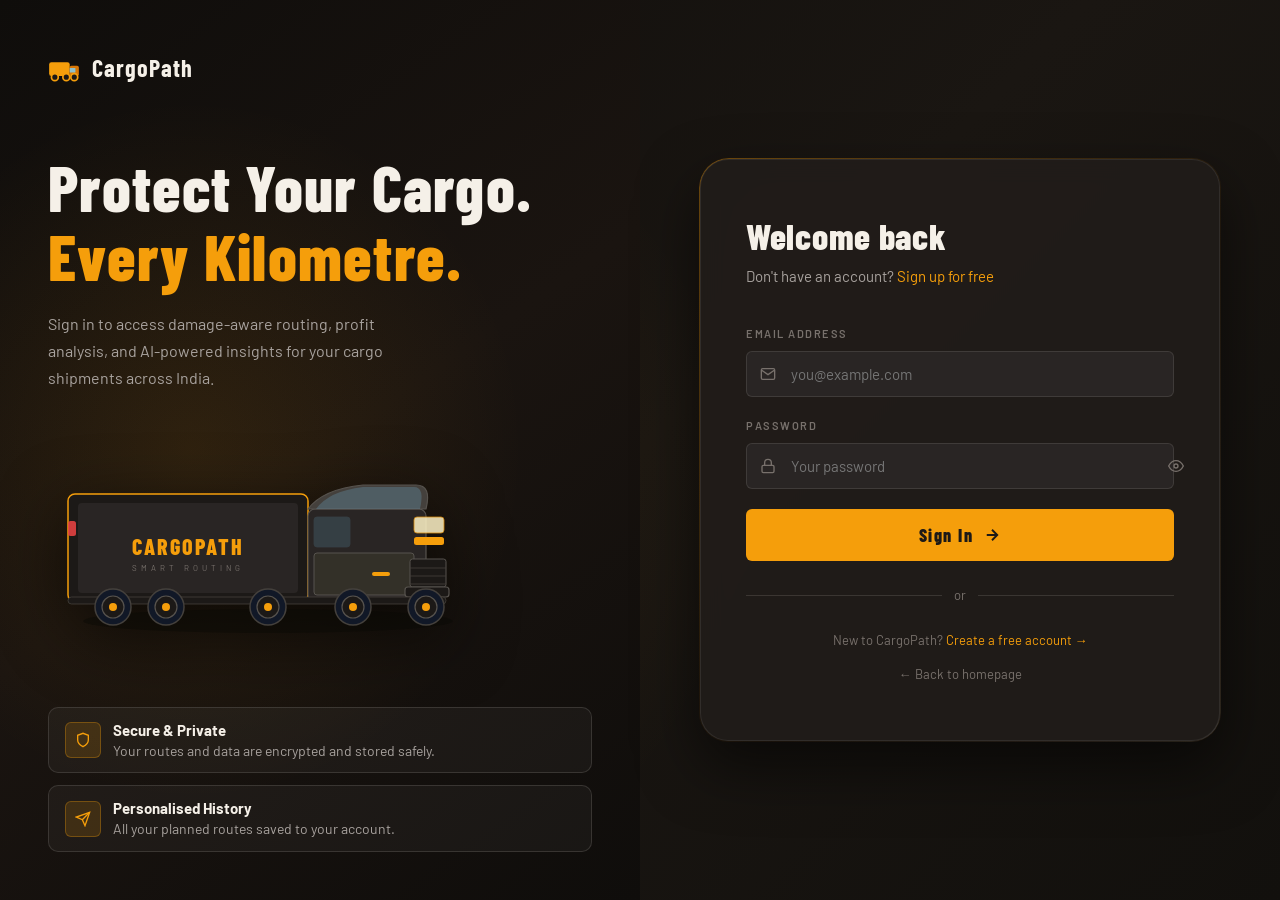
<file: templates/signiin.html>
<!DOCTYPE html>
<html lang="en">
<head>
<meta charset="UTF-8">
<meta name="viewport" content="width=device-width, initial-scale=1.0">
<title>Sign In — CargoPath</title>
<link rel="preconnect" href="https://fonts.googleapis.com">
<link href="https://fonts.googleapis.com/css2?family=Barlow+Condensed:wght@400;600;700;800&family=Barlow:wght@300;400;500;600&display=swap" rel="stylesheet">
<link rel="stylesheet" href="/static/style.css">
<style>
.auth-page {
  min-height: 100vh;
  display: grid;
  grid-template-columns: 1fr 1fr;
  background: var(--bg-900);
}

/* LEFT PANEL — branding */
.auth-left {
  position: relative;
  overflow: hidden;
  background: linear-gradient(145deg, #0f0d0b 0%, #1a1410 50%, #0f0d0b 100%);
  display: flex;
  flex-direction: column;
  justify-content: space-between;
  padding: 48px;
}
.auth-left::before {
  content: '';
  position: absolute; inset: 0;
  background: radial-gradient(ellipse 80% 60% at 30% 50%,
    rgba(245,158,11,0.10) 0%, transparent 65%);
}
.auth-left-content { position: relative; z-index: 1; }
.auth-brand {
  display: flex; align-items: center; gap: 12px;
  font-family: 'Barlow Condensed', sans-serif;
  font-size: 24px; font-weight: 700; letter-spacing: 1px;
  color: var(--text-primary); margin-bottom: 64px;
  text-decoration: none;
}
.auth-headline {
  font-family: 'Barlow Condensed', sans-serif;
  font-size: clamp(42px, 5vw, 64px);
  font-weight: 800; line-height: 1.08;
  color: var(--text-primary);
  margin-bottom: 20px;
}
.auth-headline span { color: var(--amber); display: block; }
.auth-sub {
  font-size: 16px; color: var(--text-secondary);
  line-height: 1.7; max-width: 380px;
}

/* Animated truck on auth left */
.auth-truck-wrap {
  position: relative; z-index: 1; margin-top: 48px;
  filter: drop-shadow(0 16px 32px rgba(0,0,0,0.6));
}
.auth-truck-wrap svg { width: 100%; max-width: 440px; }

/* Feature chips */
.auth-chips {
  position: relative; z-index: 1;
  display: flex; flex-direction: column; gap: 12px;
}
.auth-chip {
  display: flex; align-items: center; gap: 12px;
  background: rgba(255,255,255,0.04);
  border: 1px solid var(--border);
  border-radius: var(--radius-md);
  padding: 12px 16px;
}
.auth-chip-icon {
  width: 36px; height: 36px; border-radius: var(--radius-sm);
  background: var(--amber-glow); border: 1px solid var(--border-amber);
  display: flex; align-items: center; justify-content: center;
  color: var(--amber); flex-shrink: 0;
}
.auth-chip-text { font-size: 14px; color: var(--text-secondary); line-height: 1.4; }
.auth-chip-text strong { display: block; color: var(--text-primary); font-size: 15px; }

/* RIGHT PANEL — form */
/* RIGHT SIDE */
.auth-right{
    display:flex;
    justify-content:center;
    align-items:center;
    padding:60px;
    background:transparent;   /* remove the half-screen background */
}
/* Floating Login Card */
.auth-form-wrap{
    width:100%;
    max-width:520px;

    background:rgba(33,29,25,0.92);
    backdrop-filter:blur(12px);

    border:1px solid rgba(255,255,255,0.08);
    border-radius:28px;

    padding:55px 45px;

    box-shadow:
        0 25px 60px rgba(0,0,0,.55),
        0 0 0 1px rgba(245,158,11,.08);

    position:relative;
}
.auth-form-wrap::before{
    content:"";
    position:absolute;
    inset:-2px;
    border-radius:30px;
    padding:1px;
    background:linear-gradient(
        135deg,
        rgba(245,158,11,.35),
        transparent,
        rgba(255,255,255,.08)
    );

    -webkit-mask:
        linear-gradient(#fff 0 0) content-box,
        linear-gradient(#fff 0 0);

    -webkit-mask-composite:xor;
    mask-composite:exclude;

    pointer-events:none;
}
.auth-form-header { margin-bottom: 36px; }
.auth-form-header h1 {
  font-size: 36px; font-weight: 800; margin-bottom: 8px;
}
.auth-form-header p { font-size: 15px; color: var(--text-secondary); }
.auth-form-header p a { color: var(--amber); }
.auth-form-header p a:hover { text-decoration: underline; }

/* Form fields */
.auth-field { margin-bottom: 20px; }
.auth-label {
  display: block;
  font-size: 11px; font-weight: 600;
  letter-spacing: 1.5px; text-transform: uppercase;
  color: var(--text-muted); margin-bottom: 8px;
}
.auth-input-wrap { position: relative; }
.auth-input-wrap svg {
  position: absolute; left: 14px; top: 50%;
  transform: translateY(-50%);
  color: var(--text-muted); pointer-events: none;
}
.auth-input {
  width: 100%;
  background: var(--bg-700);
  border: 1px solid var(--border);
  border-radius: var(--radius-sm);
  color: var(--text-primary);
  font-family: 'Barlow', sans-serif;
  font-size: 15px;
  padding: 13px 14px 13px 44px;
  outline: none;
  transition: border-color 0.2s, box-shadow 0.2s;
}
.auth-input:focus {
  border-color: var(--amber);
  box-shadow: 0 0 0 3px var(--amber-glow);
}
.auth-input.no-icon { padding-left: 14px; }

/* Password toggle */
.pw-toggle {
  position: absolute; right: 12px; top: 50%;
  transform: translateY(-50%);
  background: none; border: none;
  color: var(--text-muted); cursor: pointer;
  padding: 4px;
  transition: color 0.2s;
}
.pw-toggle:hover { color: var(--amber); }

/* Error alert */
.auth-error {
  background: rgba(252,165,165,0.12);
  border: 1px solid rgba(252,165,165,0.35);
  border-radius: var(--radius-sm);
  color: var(--red);
  font-size: 14px;
  padding: 12px 16px;
  margin-bottom: 20px;
  display: none;
  align-items: center;
  gap: 10px;
}
.auth-error.visible { display: flex; }

/* Submit button */
.auth-submit {
  width: 100%;
  background: var(--amber);
  color: #1C1917;
  font-family: 'Barlow Condensed', sans-serif;
  font-size: 18px; font-weight: 800; letter-spacing: 1.5px;
  padding: 15px;
  border: none; border-radius: var(--radius-sm);
  cursor: pointer;
  transition: all 0.2s;
  display: flex; align-items: center; justify-content: center; gap: 10px;
  margin-top: 8px;
}
.auth-submit:hover { background: var(--amber-light); transform: translateY(-1px); }
.auth-submit:active { transform: translateY(0); }
.auth-submit:disabled { opacity: 0.55; cursor: not-allowed; transform: none; }
.auth-page{
    min-height:100vh;
    display:grid;
    grid-template-columns:1fr 1fr;

    background:
        radial-gradient(circle at 25% 55%, rgba(245,158,11,.08), transparent 40%),
        linear-gradient(135deg,#0f0d0b,#1a1612,#12100d);
}

.auth-divider {
  display: flex; align-items: center; gap: 12px;
  margin: 24px 0; color: var(--text-muted); font-size: 13px;
}
.auth-divider::before, .auth-divider::after {
  content: ''; flex: 1; height: 1px; background: var(--border);
}

.auth-footer-note {
  text-align: center; margin-top: 24px;
  font-size: 13px; color: var(--text-muted);
}
.auth-footer-note a { color: var(--amber); }

/* Spinner inside button */
.btn-spinner {
  width: 18px; height: 18px;
  border: 2px solid rgba(28,25,23,0.3);
  border-top-color: #1C1917;
  border-radius: 50%;
  animation: spin 0.8s linear infinite;
  display: none;
}
.btn-spinner.visible { display: block; }
@keyframes spin { to { transform: rotate(360deg); } }

/* Responsive */
@media (max-width: 900px) {
  .auth-page { grid-template-columns: 1fr; }
  .auth-left { display: none; }
  .auth-right { padding: 80px 24px 48px; min-height: 100vh; }
}
</style>
</head>
<body>

<div class="auth-page">

  <!-- LEFT — Branding -->
  <div class="auth-left">
    <div class="auth-left-content">
      <a href="/" class="auth-brand">
        <svg width="32" height="32" viewBox="0 0 28 28" fill="none">
          <rect x="1" y="9" width="18" height="12" rx="2" fill="#F59E0B"/>
          <rect x="19" y="12" width="8" height="9" rx="1.5" fill="#D97706"/>
          <circle cx="6" cy="22" r="3" fill="#1C1917" stroke="#F59E0B" stroke-width="1.5"/>
          <circle cx="16" cy="22" r="3" fill="#1C1917" stroke="#F59E0B" stroke-width="1.5"/>
          <circle cx="23" cy="22" r="3" fill="#1C1917" stroke="#F59E0B" stroke-width="1.5"/>
          <rect x="19" y="14" width="5" height="4" rx="0.5" fill="#7DD3FC" opacity="0.8"/>
        </svg>
        CargoPath
      </a>

      <h1 class="auth-headline">
        Protect Your Cargo.<br>
        <span>Every Kilometre.</span>
      </h1>
      <p class="auth-sub">
        Sign in to access damage-aware routing, profit analysis,
        and AI-powered insights for your cargo shipments across India.
      </p>

      <div class="auth-truck-wrap">
        <svg viewBox="0 0 440 200" fill="none" xmlns="http://www.w3.org/2000/svg">
          <ellipse cx="220" cy="182" rx="185" ry="12" fill="#0a0905" opacity="0.45"/>
          <rect x="20" y="55" width="240" height="108" rx="7" fill="#1C1917" stroke="#F59E0B" stroke-width="1.5"/>
          <rect x="30" y="64" width="220" height="90" rx="4" fill="#292524"/>
          <text x="140" y="116" font-family="Barlow Condensed,sans-serif" font-size="22" font-weight="800" fill="#F59E0B" text-anchor="middle" letter-spacing="2">CARGOPATH</text>
          <text x="140" y="132" font-family="Barlow,sans-serif" font-size="8" fill="#78716C" text-anchor="middle" letter-spacing="4">SMART ROUTING</text>
          <rect x="260" y="70" width="118" height="93" rx="7" fill="#292524" stroke="#57534E" stroke-width="1.2"/>
          <path d="M260 70 Q275 50 315 46 L368 46 Q384 46 378 70 Z" fill="#44403C" stroke="#57534E" stroke-width="1.2"/>
          <path d="M268 70 Q281 52 315 48 L366 48 Q377 48 372 70 Z" fill="#7DD3FC" opacity="0.2"/>
          <rect x="266" y="78" width="36" height="30" rx="3" fill="#7DD3FC" opacity="0.15" stroke="#7DD3FC" stroke-width="0.8" opacity="0.35"/>
          <rect x="266" y="114" width="100" height="42" rx="3" fill="#333028" stroke="#57534E" stroke-width="1"/>
          <rect x="324" y="133" width="18" height="4" rx="2" fill="#F59E0B"/>
          <rect x="366" y="78" width="30" height="16" rx="3" fill="#FEF3C7" opacity="0.85" stroke="#F59E0B" stroke-width="0.8"/>
          <rect x="366" y="98" width="30" height="8" rx="2.5" fill="#F59E0B" class="blink"/>
          <rect x="362" y="120" width="36" height="28" rx="2.5" fill="#1C1917" stroke="#57534E" stroke-width="1"/>
          <line x1="362" y1="129" x2="398" y2="129" stroke="#44403C" stroke-width="0.8"/>
          <line x1="362" y1="137" x2="398" y2="137" stroke="#44403C" stroke-width="0.8"/>
          <line x1="362" y1="145" x2="398" y2="145" stroke="#44403C" stroke-width="0.8"/>
          <rect x="357" y="148" width="44" height="10" rx="3" fill="#1C1917" stroke="#57534E" stroke-width="1.2"/>
          <rect x="20" y="158" width="378" height="7" rx="3.5" fill="#1C1917" stroke="#44403C" stroke-width="0.8"/>
          <!-- Wheels -->
          <circle cx="65"  cy="168" r="18" fill="#111827" stroke="#44403C" stroke-width="1.5"/>
          <circle cx="65"  cy="168" r="11" fill="#1C1917" stroke="#57534E" stroke-width="1.2"/>
          <circle cx="65"  cy="168" r="4" fill="#F59E0B"/>
          <circle cx="118" cy="168" r="18" fill="#111827" stroke="#44403C" stroke-width="1.5"/>
          <circle cx="118" cy="168" r="11" fill="#1C1917" stroke="#57534E" stroke-width="1.2"/>
          <circle cx="118" cy="168" r="4" fill="#F59E0B"/>
          <circle cx="220" cy="168" r="18" fill="#111827" stroke="#44403C" stroke-width="1.5"/>
          <circle cx="220" cy="168" r="11" fill="#1C1917" stroke="#57534E" stroke-width="1.2"/>
          <circle cx="220" cy="168" r="4" fill="#F59E0B"/>
          <circle cx="305" cy="168" r="18" fill="#111827" stroke="#44403C" stroke-width="1.5"/>
          <circle cx="305" cy="168" r="11" fill="#1C1917" stroke="#57534E" stroke-width="1.2"/>
          <circle cx="305" cy="168" r="4" fill="#F59E0B"/>
          <circle cx="378" cy="168" r="18" fill="#111827" stroke="#44403C" stroke-width="1.5"/>
          <circle cx="378" cy="168" r="11" fill="#1C1917" stroke="#57534E" stroke-width="1.2"/>
          <circle cx="378" cy="168" r="4" fill="#F59E0B"/>
          <!-- Tail lights -->
          <rect x="20" y="82" width="8" height="15" rx="2.5" fill="#EF4444" opacity="0.85" class="tail-blink"/>
        </svg>
      </div>
    </div>

    <div class="auth-chips">
      <div class="auth-chip">
        <div class="auth-chip-icon">
          <svg width="16" height="16" viewBox="0 0 24 24" fill="none" stroke="currentColor" stroke-width="2"><path d="M12 22s8-4 8-10V5l-8-3-8 3v7c0 6 8 10 8 10z"/></svg>
        </div>
        <div class="auth-chip-text">
          <strong>Secure & Private</strong>
          Your routes and data are encrypted and stored safely.
        </div>
      </div>
      <div class="auth-chip">
        <div class="auth-chip-icon">
          <svg width="16" height="16" viewBox="0 0 24 24" fill="none" stroke="currentColor" stroke-width="2"><polyline points="22 2 11 13"/><polygon points="22 2 15 22 11 13 2 9 22 2"/></svg>
        </div>
        <div class="auth-chip-text">
          <strong>Personalised History</strong>
          All your planned routes saved to your account.
        </div>
      </div>
    </div>
  </div>

  <!-- RIGHT — Form -->
  <div class="auth-right">
    <div class="auth-form-wrap">

      <div class="auth-form-header">
        <h1>Welcome back</h1>
        <p>Don't have an account? <a href="/signup">Sign up for free</a></p>
      </div>

      <!-- Error box -->
      <div class="auth-error" id="authError">
        <svg width="16" height="16" viewBox="0 0 24 24" fill="none" stroke="currentColor" stroke-width="2"><circle cx="12" cy="12" r="10"/><line x1="12" y1="8" x2="12" y2="12"/><line x1="12" y1="16" x2="12.01" y2="16"/></svg>
        <span id="authErrorText">Something went wrong.</span>
      </div>

      <!-- Email -->
      <div class="auth-field">
        <label class="auth-label">Email Address</label>
        <div class="auth-input-wrap">
          <svg width="16" height="16" viewBox="0 0 24 24" fill="none" stroke="currentColor" stroke-width="2"><path d="M4 4h16c1.1 0 2 .9 2 2v12c0 1.1-.9 2-2 2H4c-1.1 0-2-.9-2-2V6c0-1.1.9-2 2-2z"/><polyline points="22,6 12,13 2,6"/></svg>
          <input class="auth-input" type="email" id="email"
                 placeholder="you@example.com" autocomplete="email">
        </div>
      </div>

      <!-- Password -->
      <div class="auth-field">
        <div style="display:flex;justify-content:space-between;align-items:center;margin-bottom:8px">
          <label class="auth-label" style="margin-bottom:0">Password</label>
        </div>
        <div class="auth-input-wrap">
          <svg width="16" height="16" viewBox="0 0 24 24" fill="none" stroke="currentColor" stroke-width="2"><rect x="3" y="11" width="18" height="11" rx="2" ry="2"/><path d="M7 11V7a5 5 0 0 1 10 0v4"/></svg>
          <input class="auth-input" type="password" id="password"
                 placeholder="Your password" autocomplete="current-password">
          <button class="pw-toggle" type="button" onclick="togglePw('password',this)" aria-label="Toggle password">
            <svg width="16" height="16" viewBox="0 0 24 24" fill="none" stroke="currentColor" stroke-width="2"><path d="M1 12s4-8 11-8 11 8 11 8-4 8-11 8-11-8-11-8z"/><circle cx="12" cy="12" r="3"/></svg>
          </button>
        </div>
      </div>

      <!-- Submit -->
      <button class="auth-submit" id="submitBtn" onclick="doSignIn()">
        <div class="btn-spinner" id="spinner"></div>
        <span id="btnText">Sign In</span>
        <svg width="18" height="18" viewBox="0 0 24 24" fill="none" stroke="currentColor" stroke-width="2.5" id="btnIcon"><path d="M5 12h14M12 5l7 7-7 7"/></svg>
      </button>

      <div class="auth-divider">or</div>

      <div class="auth-footer-note">
        New to CargoPath? <a href="/signup">Create a free account →</a>
      </div>
      <div class="auth-footer-note" style="margin-top:12px">
        <a href="/" style="color:var(--text-muted)">← Back to homepage</a>
      </div>

    </div>
  </div>

</div>

<script>
function togglePw(id, btn) {
  const inp = document.getElementById(id);
  const show = inp.type === 'password';
  inp.type = show ? 'text' : 'password';
  btn.innerHTML = show
    ? '<svg width="16" height="16" viewBox="0 0 24 24" fill="none" stroke="currentColor" stroke-width="2"><path d="M17.94 17.94A10.07 10.07 0 0 1 12 20c-7 0-11-8-11-8a18.45 18.45 0 0 1 5.06-5.94M9.9 4.24A9.12 9.12 0 0 1 12 4c7 0 11 8 11 8a18.5 18.5 0 0 1-2.16 3.19m-6.72-1.07a3 3 0 1 1-4.24-4.24"/><line x1="1" y1="1" x2="23" y2="23"/></svg>'
    : '<svg width="16" height="16" viewBox="0 0 24 24" fill="none" stroke="currentColor" stroke-width="2"><path d="M1 12s4-8 11-8 11 8 11 8-4 8-11 8-11-8-11-8z"/><circle cx="12" cy="12" r="3"/></svg>';
}

function showError(msg) {
  document.getElementById('authErrorText').textContent = msg;
  document.getElementById('authError').classList.add('visible');
}
function hideError() {
  document.getElementById('authError').classList.remove('visible');
}

function setLoading(on) {
  document.getElementById('submitBtn').disabled = on;
  document.getElementById('spinner').classList.toggle('visible', on);
  document.getElementById('btnText').textContent = on ? 'Signing in…' : 'Sign In';
  document.getElementById('btnIcon').style.display = on ? 'none' : '';
}

async function doSignIn() {
  hideError();
  const email    = document.getElementById('email').value.trim();
  const password = document.getElementById('password').value;

  if (!email)    { showError('Please enter your email address.'); return; }
  if (!password) { showError('Please enter your password.'); return; }

  setLoading(true);
  try {
    const res  = await fetch('/api/auth/login', {
      method: 'POST',
      headers: { 'Content-Type': 'application/json' },
      body: JSON.stringify({ email, password }),
    });
    const data = await res.json();
    if (data.success) {
      const params = new URLSearchParams(window.location.search);
      const next = params.get('next');
      window.location.href = (next && next.startsWith('/')) ? next : '/route-planner';
    } else {
      showError(data.error || 'Sign in failed. Please try again.');
    }
  } catch (err) {
    showError('Network error. Please check your connection.');
  } finally {
    setLoading(false);
  }
}

// Enter key submits
document.addEventListener('keydown', e => {
  if (e.key === 'Enter') doSignIn();
});
</script>
</body>
</html>
</file>
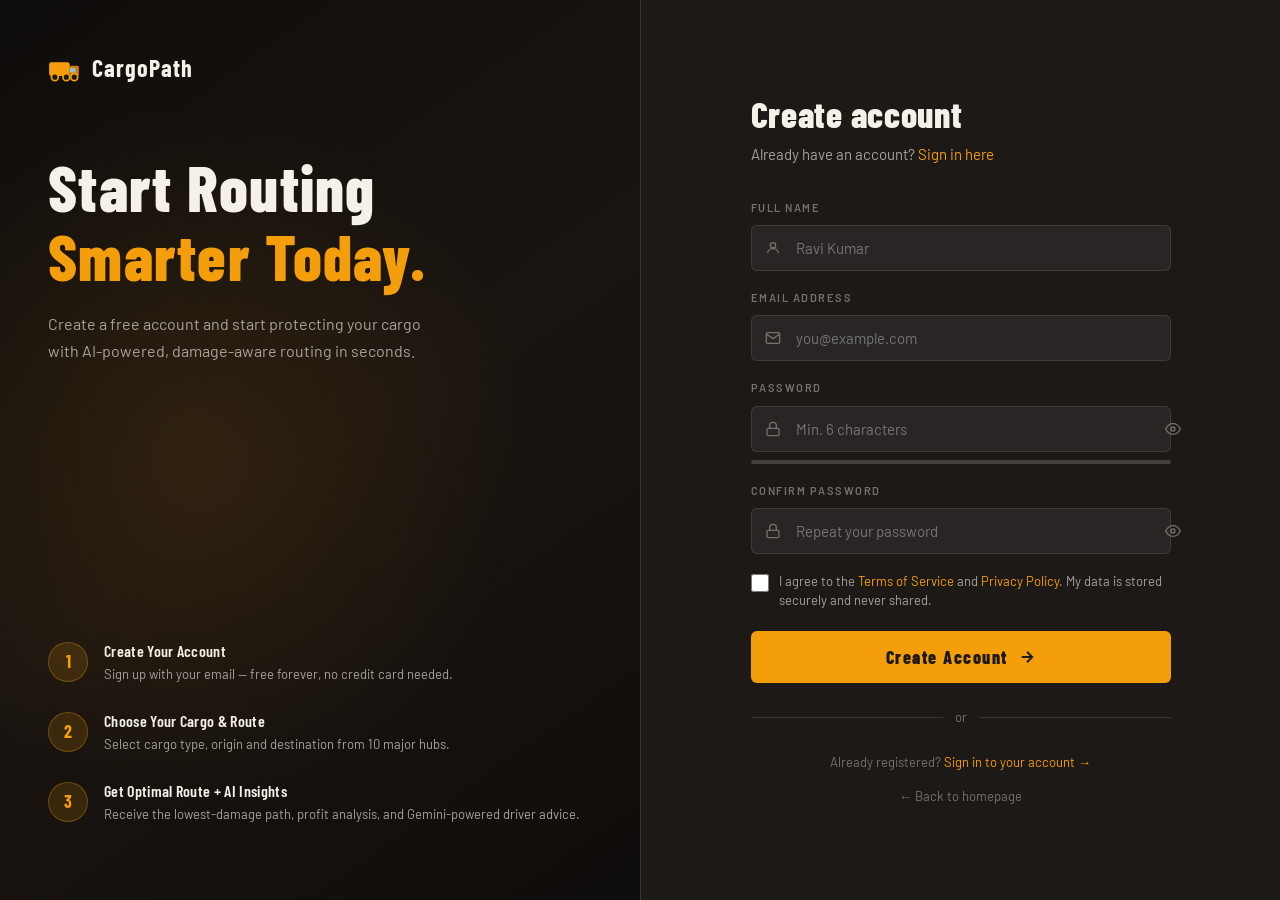
<file: templates/signuup.html>
<!DOCTYPE html>
<html lang="en">
<head>
<meta charset="UTF-8">
<meta name="viewport" content="width=device-width, initial-scale=1.0">
<title>Sign Up — CargoPath</title>
<link rel="preconnect" href="https://fonts.googleapis.com">
<link href="https://fonts.googleapis.com/css2?family=Barlow+Condensed:wght@400;600;700;800&family=Barlow:wght@300;400;500;600&display=swap" rel="stylesheet">
<link rel="stylesheet" href="/static/style.css">
<style>
.auth-page {
  min-height: 100vh;
  display: grid;
  grid-template-columns: 1fr 1fr;
  background: var(--bg-900);
}
.auth-left {
  position: relative; overflow: hidden;
  background: linear-gradient(145deg, #0f0d0b 0%, #1a1410 50%, #0f0d0b 100%);
  display: flex; flex-direction: column; justify-content: space-between;
  padding: 48px;
}
.auth-left::before {
  content: ''; position: absolute; inset: 0;
  background: radial-gradient(ellipse 80% 60% at 30% 50%,
    rgba(245,158,11,0.10) 0%, transparent 65%);
}
.auth-left-content { position: relative; z-index: 1; }
.auth-brand {
  display: flex; align-items: center; gap: 12px;
  font-family: 'Barlow Condensed', sans-serif;
  font-size: 24px; font-weight: 700; letter-spacing: 1px;
  color: var(--text-primary); margin-bottom: 64px;
  text-decoration: none;
}
.auth-headline {
  font-family: 'Barlow Condensed', sans-serif;
  font-size: clamp(42px, 5vw, 64px); font-weight: 800; line-height: 1.08;
  color: var(--text-primary); margin-bottom: 20px;
}
.auth-headline span { color: var(--amber); display: block; }
.auth-sub { font-size: 16px; color: var(--text-secondary); line-height: 1.7; max-width: 380px; }

/* Steps list */
.auth-steps { position: relative; z-index: 1; }
.auth-step {
  display: flex; gap: 16px; margin-bottom: 28px;
}
.step-circle {
  width: 40px; height: 40px; border-radius: 50%; flex-shrink: 0;
  background: var(--amber-glow); border: 1px solid var(--border-amber);
  display: flex; align-items: center; justify-content: center;
  font-family: 'Barlow Condensed', sans-serif;
  font-size: 18px; font-weight: 700; color: var(--amber);
}
.step-text h4 { font-size: 16px; font-weight: 600; margin-bottom: 4px; }
.step-text p  { font-size: 13px; color: var(--text-secondary); line-height: 1.5; }

/* RIGHT */
.auth-right {
  display: flex; align-items: center; justify-content: center;
  padding: 48px 32px;
  background: var(--bg-800);
  border-left: 1px solid var(--border);
}
.auth-form-wrap { width: 100%; max-width: 420px; }
.auth-form-header { margin-bottom: 32px; }
.auth-form-header h1 { font-size: 36px; font-weight: 800; margin-bottom: 8px; }
.auth-form-header p { font-size: 15px; color: var(--text-secondary); }
.auth-form-header p a { color: var(--amber); }

.auth-field { margin-bottom: 18px; }
.auth-label {
  display: block;
  font-size: 11px; font-weight: 600;
  letter-spacing: 1.5px; text-transform: uppercase;
  color: var(--text-muted); margin-bottom: 8px;
}
.auth-input-wrap { position: relative; }
.auth-input-wrap svg {
  position: absolute; left: 14px; top: 50%;
  transform: translateY(-50%);
  color: var(--text-muted); pointer-events: none;
}
.auth-input {
  width: 100%;
  background: var(--bg-700); border: 1px solid var(--border);
  border-radius: var(--radius-sm); color: var(--text-primary);
  font-family: 'Barlow', sans-serif; font-size: 15px;
  padding: 13px 14px 13px 44px; outline: none;
  transition: border-color 0.2s, box-shadow 0.2s;
}
.auth-input:focus {
  border-color: var(--amber);
  box-shadow: 0 0 0 3px var(--amber-glow);
}

/* Password strength bar */
.pw-strength-wrap { margin-top: 8px; }
.pw-strength-track {
  height: 4px; background: var(--bg-600); border-radius: 2px; overflow: hidden;
}
.pw-strength-fill {
  height: 100%; border-radius: 2px; width: 0%;
  transition: width 0.3s, background 0.3s;
}
.pw-strength-label {
  font-size: 11px; color: var(--text-muted); margin-top: 5px;
}

.pw-toggle {
  position: absolute; right: 12px; top: 50%; transform: translateY(-50%);
  background: none; border: none; color: var(--text-muted); cursor: pointer; padding: 4px;
  transition: color 0.2s;
}
.pw-toggle:hover { color: var(--amber); }

/* Terms checkbox */
.auth-check {
  display: flex; align-items: flex-start; gap: 10px; margin-bottom: 20px;
}
.auth-check input[type="checkbox"] {
  width: 18px; height: 18px; flex-shrink: 0; margin-top: 2px;
  accent-color: var(--amber); cursor: pointer;
}
.auth-check label {
  font-size: 13px; color: var(--text-secondary); line-height: 1.5; cursor: pointer;
}
.auth-check label a { color: var(--amber); }

/* Error */
.auth-error {
  background: rgba(252,165,165,0.12); border: 1px solid rgba(252,165,165,0.35);
  border-radius: var(--radius-sm); color: var(--red);
  font-size: 14px; padding: 12px 16px; margin-bottom: 18px;
  display: none; align-items: center; gap: 10px;
}
.auth-error.visible { display: flex; }

/* Success */
.auth-success {
  background: rgba(134,239,172,0.12); border: 1px solid rgba(134,239,172,0.35);
  border-radius: var(--radius-sm); color: var(--green);
  font-size: 14px; padding: 12px 16px; margin-bottom: 18px;
  display: none; align-items: center; gap: 10px;
}
.auth-success.visible { display: flex; }

.auth-submit {
  width: 100%; background: var(--amber); color: #1C1917;
  font-family: 'Barlow Condensed', sans-serif;
  font-size: 18px; font-weight: 800; letter-spacing: 1.5px;
  padding: 15px; border: none; border-radius: var(--radius-sm);
  cursor: pointer; transition: all 0.2s;
  display: flex; align-items: center; justify-content: center; gap: 10px;
}
.auth-submit:hover { background: var(--amber-light); transform: translateY(-1px); }
.auth-submit:active { transform: translateY(0); }
.auth-submit:disabled { opacity: 0.55; cursor: not-allowed; transform: none; }

.auth-divider {
  display: flex; align-items: center; gap: 12px;
  margin: 24px 0; color: var(--text-muted); font-size: 13px;
}
.auth-divider::before, .auth-divider::after {
  content: ''; flex: 1; height: 1px; background: var(--border);
}

.auth-footer-note {
  text-align: center; margin-top: 20px;
  font-size: 13px; color: var(--text-muted);
}
.auth-footer-note a { color: var(--amber); }

.btn-spinner {
  width: 18px; height: 18px; border: 2px solid rgba(28,25,23,0.3);
  border-top-color: #1C1917; border-radius: 50%;
  animation: spin 0.8s linear infinite; display: none;
}
.btn-spinner.visible { display: block; }
@keyframes spin { to { transform: rotate(360deg); } }

@media (max-width: 900px) {
  .auth-page { grid-template-columns: 1fr; }
  .auth-left  { display: none; }
  .auth-right { padding: 80px 24px 48px; min-height: 100vh; }
}
</style>
</head>
<body>

<div class="auth-page">

  <!-- LEFT — Steps -->
  <div class="auth-left">
    <div class="auth-left-content">
      <a href="/" class="auth-brand">
        <svg width="32" height="32" viewBox="0 0 28 28" fill="none">
          <rect x="1" y="9" width="18" height="12" rx="2" fill="#F59E0B"/>
          <rect x="19" y="12" width="8" height="9" rx="1.5" fill="#D97706"/>
          <circle cx="6" cy="22" r="3" fill="#1C1917" stroke="#F59E0B" stroke-width="1.5"/>
          <circle cx="16" cy="22" r="3" fill="#1C1917" stroke="#F59E0B" stroke-width="1.5"/>
          <circle cx="23" cy="22" r="3" fill="#1C1917" stroke="#F59E0B" stroke-width="1.5"/>
          <rect x="19" y="14" width="5" height="4" rx="0.5" fill="#7DD3FC" opacity="0.8"/>
        </svg>
        CargoPath
      </a>
      <h1 class="auth-headline">
        Start Routing<br>
        <span>Smarter Today.</span>
      </h1>
      <p class="auth-sub" style="margin-bottom:48px">
        Create a free account and start protecting your cargo with
        AI-powered, damage-aware routing in seconds.
      </p>
    </div>

    <div class="auth-steps">
      <div class="auth-step">
        <div class="step-circle">1</div>
        <div class="step-text">
          <h4>Create Your Account</h4>
          <p>Sign up with your email — free forever, no credit card needed.</p>
        </div>
      </div>
      <div class="auth-step">
        <div class="step-circle">2</div>
        <div class="step-text">
          <h4>Choose Your Cargo & Route</h4>
          <p>Select cargo type, origin and destination from 10 major hubs.</p>
        </div>
      </div>
      <div class="auth-step">
        <div class="step-circle">3</div>
        <div class="step-text">
          <h4>Get Optimal Route + AI Insights</h4>
          <p>Receive the lowest-damage path, profit analysis, and Gemini-powered driver advice.</p>
        </div>
      </div>
    </div>
  </div>

  <!-- RIGHT — Form -->
  <div class="auth-right">
    <div class="auth-form-wrap">

      <div class="auth-form-header">
        <h1>Create account</h1>
        <p>Already have an account? <a href="/signin">Sign in here</a></p>
      </div>

      <div class="auth-error" id="authError">
        <svg width="16" height="16" viewBox="0 0 24 24" fill="none" stroke="currentColor" stroke-width="2"><circle cx="12" cy="12" r="10"/><line x1="12" y1="8" x2="12" y2="12"/><line x1="12" y1="16" x2="12.01" y2="16"/></svg>
        <span id="authErrorText">Something went wrong.</span>
      </div>
      <div class="auth-success" id="authSuccess">
        <svg width="16" height="16" viewBox="0 0 24 24" fill="none" stroke="currentColor" stroke-width="2"><polyline points="20 6 9 17 4 12"/></svg>
        <span id="authSuccessText">Account created! Redirecting…</span>
      </div>

      <!-- Full Name -->
      <div class="auth-field">
        <label class="auth-label">Full Name</label>
        <div class="auth-input-wrap">
          <svg width="16" height="16" viewBox="0 0 24 24" fill="none" stroke="currentColor" stroke-width="2"><circle cx="12" cy="8" r="4"/><path d="M4 20c0-4 3.6-7 8-7s8 3 8 7"/></svg>
          <input class="auth-input" type="text" id="fullName"
                 placeholder="Ravi Kumar" autocomplete="name">
        </div>
      </div>

      <!-- Email -->
      <div class="auth-field">
        <label class="auth-label">Email Address</label>
        <div class="auth-input-wrap">
          <svg width="16" height="16" viewBox="0 0 24 24" fill="none" stroke="currentColor" stroke-width="2"><path d="M4 4h16c1.1 0 2 .9 2 2v12c0 1.1-.9 2-2 2H4c-1.1 0-2-.9-2-2V6c0-1.1.9-2 2-2z"/><polyline points="22,6 12,13 2,6"/></svg>
          <input class="auth-input" type="email" id="email"
                 placeholder="you@example.com" autocomplete="email">
        </div>
      </div>

      <!-- Password -->
      <div class="auth-field">
        <label class="auth-label">Password</label>
        <div class="auth-input-wrap">
          <svg width="16" height="16" viewBox="0 0 24 24" fill="none" stroke="currentColor" stroke-width="2"><rect x="3" y="11" width="18" height="11" rx="2" ry="2"/><path d="M7 11V7a5 5 0 0 1 10 0v4"/></svg>
          <input class="auth-input" type="password" id="password"
                 placeholder="Min. 6 characters" autocomplete="new-password"
                 oninput="checkStrength(this.value)">
          <button class="pw-toggle" type="button" onclick="togglePw('password',this)">
            <svg width="16" height="16" viewBox="0 0 24 24" fill="none" stroke="currentColor" stroke-width="2"><path d="M1 12s4-8 11-8 11 8 11 8-4 8-11 8-11-8-11-8z"/><circle cx="12" cy="12" r="3"/></svg>
          </button>
        </div>
        <div class="pw-strength-wrap">
          <div class="pw-strength-track">
            <div class="pw-strength-fill" id="strengthFill"></div>
          </div>
          <div class="pw-strength-label" id="strengthLabel"></div>
        </div>
      </div>

      <!-- Confirm Password -->
      <div class="auth-field">
        <label class="auth-label">Confirm Password</label>
        <div class="auth-input-wrap">
          <svg width="16" height="16" viewBox="0 0 24 24" fill="none" stroke="currentColor" stroke-width="2"><rect x="3" y="11" width="18" height="11" rx="2" ry="2"/><path d="M7 11V7a5 5 0 0 1 10 0v4"/></svg>
          <input class="auth-input" type="password" id="confirmPassword"
                 placeholder="Repeat your password" autocomplete="new-password">
          <button class="pw-toggle" type="button" onclick="togglePw('confirmPassword',this)">
            <svg width="16" height="16" viewBox="0 0 24 24" fill="none" stroke="currentColor" stroke-width="2"><path d="M1 12s4-8 11-8 11 8 11 8-4 8-11 8-11-8-11-8z"/><circle cx="12" cy="12" r="3"/></svg>
          </button>
        </div>
      </div>

      <!-- Terms -->
      <div class="auth-check">
        <input type="checkbox" id="terms">
        <label for="terms">
          I agree to the <a href="#">Terms of Service</a> and <a href="#">Privacy Policy</a>.
          My data is stored securely and never shared.
        </label>
      </div>

      <button class="auth-submit" id="submitBtn" onclick="doSignUp()">
        <div class="btn-spinner" id="spinner"></div>
        <span id="btnText">Create Account</span>
        <svg width="18" height="18" viewBox="0 0 24 24" fill="none" stroke="currentColor" stroke-width="2.5" id="btnIcon"><path d="M5 12h14M12 5l7 7-7 7"/></svg>
      </button>

      <div class="auth-divider">or</div>

      <div class="auth-footer-note">
        Already registered? <a href="/signin">Sign in to your account →</a>
      </div>
      <div class="auth-footer-note" style="margin-top:12px">
        <a href="/" style="color:var(--text-muted)">← Back to homepage</a>
      </div>

    </div>
  </div>

</div>

<script>
function togglePw(id, btn) {
  const inp  = document.getElementById(id);
  const show = inp.type === 'password';
  inp.type   = show ? 'text' : 'password';
  btn.innerHTML = show
    ? '<svg width="16" height="16" viewBox="0 0 24 24" fill="none" stroke="currentColor" stroke-width="2"><path d="M17.94 17.94A10.07 10.07 0 0 1 12 20c-7 0-11-8-11-8a18.45 18.45 0 0 1 5.06-5.94M9.9 4.24A9.12 9.12 0 0 1 12 4c7 0 11 8 11 8a18.5 18.5 0 0 1-2.16 3.19m-6.72-1.07a3 3 0 1 1-4.24-4.24"/><line x1="1" y1="1" x2="23" y2="23"/></svg>'
    : '<svg width="16" height="16" viewBox="0 0 24 24" fill="none" stroke="currentColor" stroke-width="2"><path d="M1 12s4-8 11-8 11 8 11 8-4 8-11 8-11-8-11-8z"/><circle cx="12" cy="12" r="3"/></svg>';
}

function checkStrength(pw) {
  const fill  = document.getElementById('strengthFill');
  const label = document.getElementById('strengthLabel');
  if (!pw) { fill.style.width = '0%'; label.textContent = ''; return; }
  let score = 0;
  if (pw.length >= 6)  score++;
  if (pw.length >= 10) score++;
  if (/[A-Z]/.test(pw)) score++;
  if (/[0-9]/.test(pw)) score++;
  if (/[^A-Za-z0-9]/.test(pw)) score++;
  const levels = [
    { w: '20%', c: 'var(--red)',    t: 'Very weak' },
    { w: '40%', c: '#F97316',       t: 'Weak' },
    { w: '60%', c: '#FBBF24',       t: 'Fair' },
    { w: '80%', c: 'var(--green)',  t: 'Strong' },
    { w: '100%',c: 'var(--green)',  t: 'Very strong' },
  ];
  const l = levels[Math.min(score - 1, 4)] || levels[0];
  fill.style.width      = l.w;
  fill.style.background = l.c;
  label.textContent     = l.t;
  label.style.color     = l.c;
}

function showError(msg) {
  document.getElementById('authErrorText').textContent = msg;
  document.getElementById('authError').classList.add('visible');
  document.getElementById('authSuccess').classList.remove('visible');
}
function showSuccess(msg) {
  document.getElementById('authSuccessText').textContent = msg;
  document.getElementById('authSuccess').classList.add('visible');
  document.getElementById('authError').classList.remove('visible');
}
function hideError() {
  document.getElementById('authError').classList.remove('visible');
}

function setLoading(on) {
  document.getElementById('submitBtn').disabled = on;
  document.getElementById('spinner').classList.toggle('visible', on);
  document.getElementById('btnText').textContent = on ? 'Creating account…' : 'Create Account';
  document.getElementById('btnIcon').style.display = on ? 'none' : '';
}

async function doSignUp() {
  hideError();
  const fullName       = document.getElementById('fullName').value.trim();
  const email          = document.getElementById('email').value.trim();
  const password       = document.getElementById('password').value;
  const confirmPw      = document.getElementById('confirmPassword').value;
  const termsChecked   = document.getElementById('terms').checked;

  if (!fullName)         { showError('Please enter your full name.'); return; }
  if (!email)            { showError('Please enter your email address.'); return; }
  if (!password)         { showError('Please create a password.'); return; }
  if (password.length < 6) { showError('Password must be at least 6 characters.'); return; }
  if (password !== confirmPw) { showError('Passwords do not match.'); return; }
  if (!termsChecked)     { showError('Please accept the Terms of Service to continue.'); return; }

  setLoading(true);
  try {
    const res  = await fetch('/api/auth/register', {
      method: 'POST',
      headers: { 'Content-Type': 'application/json' },
      body: JSON.stringify({ full_name: fullName, email, password }),
    });
    const data = await res.json();
    if (data.success) {
      showSuccess(`Welcome, ${data.user.full_name}! Redirecting to the Route Planner…`);
      setTimeout(() => { window.location.href = '/route-planner'; }, 1200);
    } else {
      showError(data.error || 'Registration failed. Please try again.');
    }
  } catch (err) {
    showError('Network error. Please check your connection.');
  } finally {
    setLoading(false);
  }
}

document.addEventListener('keydown', e => {
  if (e.key === 'Enter') doSignUp();
});
</script>
</body>
</html>
</file>
<file: static/style.css>
/* ============================================================
   CargoPath — Global Stylesheet
   Theme: Dark Industrial / Highway
   Fonts: Barlow Condensed (headings) + Barlow (body)
   ============================================================ */

*, *::before, *::after { box-sizing: border-box; margin: 0; padding: 0; }

:root {
  --amber: #F59E0B;
  --amber-dark: #D97706;
  --amber-light: #FDE68A;
  --amber-glow: rgba(245, 158, 11, 0.15);
  --bg-900: #0C0A09;
  --bg-800: #1C1917;
  --bg-700: #292524;
  --bg-600: #44403C;
  --bg-500: #57534E;
  --bg-400: #78716C;
  --bg-300: #A8A29E;
  --text-primary: #F5F0E8;
  --text-secondary: #A8A29E;
  --text-muted: #78716C;
  --blue: #7DD3FC;
  --green: #86EFAC;
  --purple: #C4B5FD;
  --red: #FCA5A5;
  --border: rgba(87,83,78,0.5);
  --border-amber: rgba(245,158,11,0.3);
  --radius-sm: 6px;
  --radius-md: 10px;
  --radius-lg: 16px;
  --radius-xl: 24px;
  --shadow-card: 0 4px 24px rgba(0,0,0,0.4);
  --shadow-amber: 0 0 32px rgba(245,158,11,0.12);
}

html { scroll-behavior: smooth; }

/* Login Required Modal */
.login-modal{
    display:none;
    position:fixed;
    left:0;
    top:0;
    width:100%;
    height:100%;
    background:rgba(0,0,0,.75);
    backdrop-filter:blur(6px);
    justify-content:center;
    align-items:center;
    z-index:99999;
}

.login-box{
    width:400px;
    max-width:90vw;
    background:var(--bg-800);
    border:1px solid var(--border);
    padding:40px 35px;
    border-radius:var(--radius-lg);
    text-align:center;
    box-shadow:0 20px 60px rgba(0,0,0,.6), var(--shadow-amber);
    animation:popup .3s ease;
}

.login-box-icon{
    font-size:42px;
    margin-bottom:14px;
}

.login-box h2{
    color:var(--text-primary);
    font-family:'Barlow Condensed', sans-serif;
    font-size:30px;
    font-weight:700;
    margin-bottom:12px;
}

.login-box p{
    color:var(--text-secondary);
    font-size:16px;
    line-height:1.6;
    margin-bottom:28px;
}

.login-box-buttons{
    display:flex;
    flex-direction:column;
    gap:12px;
}

.login-box button{
    padding:13px 28px;
    font-size:16px;
    font-weight:600;
    border-radius:var(--radius-md);
    cursor:pointer;
    transition:.25s;
    border:none;
    font-family:'Barlow', sans-serif;
}

.login-box #goLogin{
    background:var(--amber);
    color:var(--bg-900);
}

.login-box #goLogin:hover{
    background:var(--amber-dark);
    box-shadow:var(--shadow-amber);
}

.login-box #cancelLogin{
    background:transparent;
    color:var(--text-secondary);
    border:1px solid var(--border);
}

.login-box #cancelLogin:hover{
    background:var(--bg-700);
    color:var(--text-primary);
}

@keyframes popup{
    from{
        transform:translateY(-20px) scale(.95);
        opacity:0;
    }
    to{
        transform:translateY(0) scale(1);
        opacity:1;
    }
}

body {
  font-family: 'Barlow', sans-serif;
  background-color: var(--bg-900);
  color: var(--text-primary);
  font-size: 16px;
  line-height: 1.65;
  min-height: 100vh;
  overflow-x: hidden;
}

h1,h2,h3,h4,h5 {
  font-family: 'Barlow Condensed', sans-serif;
  letter-spacing: 0.02em;
  line-height: 1.15;
}

a { text-decoration: none; color: inherit; }

img { max-width: 100%; display: block; }

.container { max-width: 1160px; margin: 0 auto; padding: 0 24px; }

/* ── NAVBAR ───────────────────────────────────────────────── */
.navbar {
  position: fixed; top: 0; left: 0; right: 0; z-index: 100;
  display: flex; align-items: center; justify-content: space-between;
  padding: 0 32px; height: 64px;
  background: rgba(12,10,9,0.85);
  backdrop-filter: blur(16px);
  border-bottom: 1px solid var(--border);
}

.nav-logo {
  display: flex; align-items: center; gap: 10px;
  font-family: 'Barlow Condensed', sans-serif;
  font-size: 22px; font-weight: 700; letter-spacing: 1px;
  color: var(--text-primary);
}
.nav-logo:hover { color: var(--amber); transition: color 0.2s; }

.nav-links {
  display: flex; align-items: center; gap: 4px; list-style: none;
}
.nav-links a {
  font-size: 14px; font-weight: 500; letter-spacing: 0.5px;
  padding: 6px 14px; border-radius: var(--radius-sm);
  color: var(--text-secondary);
  transition: color 0.2s, background 0.2s;
}
.nav-links a:hover { color: var(--text-primary); background: rgba(255,255,255,0.05); }
.nav-links a.active { color: var(--amber); }
.nav-links .nav-profile {
  display: flex; align-items: center; gap: 6px;
  background: var(--amber-glow); border: 1px solid var(--border-amber);
  color: var(--amber); border-radius: var(--radius-sm);
}
.nav-links .nav-profile:hover { background: rgba(245,158,11,0.25); }
.nav-avatar-circle {
  width: 24px; height: 24px; border-radius: 50%; flex-shrink: 0;
  display: flex; align-items: center; justify-content: center;
  background: var(--amber); color: #1C1917;
  font-family: 'Barlow Condensed', sans-serif; font-size: 12px; font-weight: 800;
  overflow: hidden;
}
.nav-avatar-circle img { width: 100%; height: 100%; object-fit: cover; display: block; }

.nav-toggle { display: none; flex-direction: column; gap: 5px; cursor: pointer; background: none; border: none; }
.nav-toggle span { display: block; width: 22px; height: 2px; background: var(--text-secondary); border-radius: 2px; transition: all 0.3s; }

/* ── BUTTONS ──────────────────────────────────────────────── */
.btn-primary {
  display: inline-flex; align-items: center;
  background: var(--amber); color: #1C1917;
  font-family: 'Barlow Condensed', sans-serif;
  font-size: 16px; font-weight: 700; letter-spacing: 1px;
  padding: 12px 28px; border-radius: var(--radius-sm);
  border: none; cursor: pointer;
  transition: background 0.2s, transform 0.15s;
}
.btn-primary:hover { background: var(--amber-light); transform: translateY(-1px); }
.btn-primary:active { transform: translateY(0); }

.btn-ghost {
  display: inline-flex; align-items: center;
  background: transparent; color: var(--text-secondary);
  font-family: 'Barlow Condensed', sans-serif;
  font-size: 16px; font-weight: 600; letter-spacing: 1px;
  padding: 11px 28px; border-radius: var(--radius-sm);
  border: 1px solid var(--border); cursor: pointer;
  transition: all 0.2s;
}
.btn-ghost:hover { color: var(--text-primary); border-color: var(--bg-300); }

.btn-secondary {
  display: inline-flex; align-items: center; justify-content: center;
  background: var(--bg-700); color: var(--text-primary);
  font-family: 'Barlow Condensed', sans-serif;
  font-size: 15px; font-weight: 600; letter-spacing: 0.5px;
  padding: 10px 22px; border-radius: var(--radius-sm);
  border: 1px solid var(--border); cursor: pointer;
  transition: all 0.2s;
}
.btn-secondary:hover { background: var(--bg-600); border-color: var(--bg-400); }

/* ── HERO ─────────────────────────────────────────────────── */
.hero {
  min-height: 100vh; padding-top: 64px;
  display: flex; flex-direction: column;
  position: relative; overflow: hidden;
  background: var(--bg-900);
}

.hero-bg {
  position: absolute; inset: 0;
  background: radial-gradient(ellipse 70% 60% at 30% 60%, rgba(245,158,11,0.06) 0%, transparent 70%),
              radial-gradient(ellipse 50% 40% at 80% 80%, rgba(125,211,252,0.04) 0%, transparent 60%);
}
.hero-content{
    position: relative;
    z-index: 5;
    transform: translateY(-80px);   /* Move text upward */
}
.road-lines {
  position: absolute; bottom: 0; left: 0; right: 0; height: 200px;
  background: linear-gradient(to top, #0a0905 0%, transparent 100%);
  overflow: hidden;
}
.road-stripe {
  position: absolute; bottom: 60px; left: -100%;
  width: 80px; height: 4px;
  background: rgba(245,158,11,0.15);
  border-radius: 2px;
  animation: roadScroll 1.8s linear infinite;
}
.road-stripe:nth-child(1) { animation-delay: 0s;    left: -10%; }
.road-stripe:nth-child(2) { animation-delay: 0.36s; left: -10%; }
.road-stripe:nth-child(3) { animation-delay: 0.72s; left: -10%; }
.road-stripe:nth-child(4) { animation-delay: 1.08s; left: -10%; }
.road-stripe:nth-child(5) { animation-delay: 1.44s; left: -10%; }
@keyframes roadScroll { from { transform: translateX(0); } to { transform: translateX(1200px); } }

.hero-content {
    position: relative;
    z-index: 5;

    display: flex;
    flex-direction: column;
    align-items: center;
    justify-content: center;

    text-align: center;

    max-width: 950px;
    margin: 0 auto;

    min-height: calc(100vh - 64px);

    padding: 40px 30px 220px;

    transform: translateY(-30px);
}

.hero-badge {
  display: inline-flex; align-items: center; gap: 8px;
  font-size: 12px; font-weight: 500; letter-spacing: 2px; text-transform: uppercase;
  color: var(--amber); background: var(--amber-glow);
  border: 1px solid var(--border-amber);
  padding: 6px 14px; border-radius: 100px;
  margin-bottom: 24px; width: fit-content;
}
.badge-dot { width: 7px; height: 7px; border-radius: 50%; background: var(--amber); animation: pulse 2s infinite; }
@keyframes pulse { 0%,100% { opacity: 1; } 50% { opacity: 0.4; } }

.hero-title{
    font-size: clamp(58px,7vw,88px);
    font-weight:800;
    line-height:1.05;
    letter-spacing:-2px;

    color:var(--text-primary);

    max-width:900px;

    margin:0 auto 24px;
}
.text-amber { color: var(--amber); }

..hero-sub{
    max-width:650px;

    font-size:18px;
    line-height:1.8;

    color:var(--text-secondary);

    margin:0 auto 40px;
}
.hero-cta{
    display:flex;
    justify-content:center;
    gap:18px;
    flex-wrap:wrap;

    margin-bottom:50px;
}

.hero-stats{
    display:flex;
    justify-content:center;
    align-items:center;
    gap:30px;
}
.stat-item { display: flex; flex-direction: column; }
.stat-num {
  font-family: 'Barlow Condensed', sans-serif;
  font-size: 28px; font-weight: 700; color: var(--amber); letter-spacing: 1px;
}
.stat-label { font-size: 12px; color: var(--text-muted); letter-spacing: 0.5px; }
.stat-divider { width: 1px; height: 40px; background: var(--border); }

/* TRUCK */
.hero-truck{
    position:absolute;

    bottom:20px;
    left:50%;

    transform:translateX(-50%);

    width:55%;
    max-width:620px;

    animation:truckFloat 4s ease-in-out infinite;

    filter:drop-shadow(0 25px 45px rgba(0,0,0,.6));
}
@keyframes truckFloat {
  0%,100% { transform: translateX(-50%) translateY(0); }
  50% { transform: translateX(-50%) translateY(-10px); }
}
@keyframes truckFloatMobile {
  0%,100% { transform: translateY(0); }
  50% { transform: translateY(-10px); }
}
.truck-svg { width: 100%; }

/* Truck animations */
.smoke { animation: smokeDrift 2s ease-out infinite; transform-origin: center bottom; }
.smoke1 { animation-delay: 0s; }
.smoke2 { animation-delay: 0.5s; }
.smoke3 { animation-delay: 1s; }
@keyframes smokeDrift { 0% { opacity: 0.5; transform: translateY(0) scale(1); } 100% { opacity: 0; transform: translateY(-20px) scale(1.5); } }

.blink { animation: blink 1.4s ease-in-out infinite; }
.tail-blink { animation: blink 2s ease-in-out infinite; }
@keyframes blink { 0%,100% { opacity: 0.9; } 50% { opacity: 0.3; } }

.speed-line { animation: speedLine 1.2s linear infinite; }
@keyframes speedLine { from { transform: translateX(60px); opacity: 0.3; } to { transform: translateX(-160px); opacity: 0; } }

/* ── FEATURES STRIP ───────────────────────────────────────── */
.features-strip {
  background: var(--bg-800); border-top: 1px solid var(--border); border-bottom: 1px solid var(--border);
  padding: 60px 0;
}
.features-grid {
  display: grid; grid-template-columns: repeat(auto-fit, minmax(240px, 1fr)); gap: 24px;
}
.feature-card {
  padding: 28px; border: 1px solid var(--border); border-radius: var(--radius-md);
  background: var(--bg-700);
  transition: border-color 0.2s, transform 0.2s;
}
.feature-card:hover { border-color: var(--border-amber); transform: translateY(-3px); }
.feature-icon {
  width: 44px; height: 44px; border-radius: var(--radius-sm);
  display: flex; align-items: center; justify-content: center; margin-bottom: 16px;
}
.feature-icon.amber { background: var(--amber-glow); color: var(--amber); border: 1px solid var(--border-amber); }
.feature-icon.blue  { background: rgba(125,211,252,0.1); color: var(--blue); border: 1px solid rgba(125,211,252,0.2); }
.feature-icon.green { background: rgba(134,239,172,0.1); color: var(--green); border: 1px solid rgba(134,239,172,0.2); }
.feature-icon.purple{ background: rgba(196,181,253,0.1); color: var(--purple); border: 1px solid rgba(196,181,253,0.2); }
.feature-card h3 { font-size: 20px; font-weight: 700; margin-bottom: 8px; }
.feature-card p { font-size: 14px; color: var(--text-secondary); line-height: 1.6; }

/* ── ROUTE PREVIEW ────────────────────────────────────────── */
.route-preview { padding: 80px 0; }
.section-header { text-align: center; margin-bottom: 48px; }
.section-tag {
  display: inline-block; font-size: 11px; font-weight: 600;
  letter-spacing: 3px; text-transform: uppercase; color: var(--amber);
  margin-bottom: 12px;
}
.section-header h2 { font-size: 44px; font-weight: 700; margin-bottom: 12px; }
.section-header p { font-size: 16px; color: var(--text-secondary); }

.quick-form-card {
  background: var(--bg-800); border: 1px solid var(--border);
  border-radius: var(--radius-lg); padding: 36px;
  box-shadow: var(--shadow-card);
}
.quick-form {
  display: flex; align-items: flex-end; gap: 16px; flex-wrap: wrap;
}
.quick-form .form-group { flex: 1; min-width: 160px; }
.quick-form label {
  display: block; font-size: 11px; font-weight: 600;
  letter-spacing: 1.5px; text-transform: uppercase;
  color: var(--text-muted); margin-bottom: 8px;
}
.quick-form select, .quick-form input[type=text] {
  width: 100%; background: var(--bg-700);
  border: 1px solid var(--border); border-radius: var(--radius-sm);
  color: var(--text-primary); font-family: 'Barlow', sans-serif;
  font-size: 15px; padding: 11px 14px;
  appearance: none; outline: none;
  transition: border-color 0.2s;
}
.quick-form select:focus, .quick-form input:focus { border-color: var(--amber); }
.quick-form select option { background: var(--bg-700); }

.form-swap {
  width: 44px; height: 44px; flex-shrink: 0;
  display: flex; align-items: center; justify-content: center;
  background: var(--bg-600); border: 1px solid var(--border);
  border-radius: var(--radius-sm); cursor: pointer;
  color: var(--text-muted); margin-bottom: 1px;
  transition: all 0.2s;
}
.form-swap:hover { color: var(--amber); border-color: var(--border-amber); }

.btn-go { white-space: nowrap; height: 44px; }

/* ── CITIES ───────────────────────────────────────────────── */
.cities-section { padding: 60px 0 80px; }
.cities-grid {
  display: flex; flex-wrap: wrap; gap: 12px; justify-content: center; margin-top: 32px;
}
.city-chip {
  display: flex; align-items: center; gap: 10px;
  background: var(--bg-800); border: 1px solid var(--border);
  padding: 10px 18px; border-radius: 100px;
  font-size: 14px; color: var(--text-secondary);
  transition: all 0.2s; cursor: default;
}
.city-chip:hover { border-color: var(--border-amber); color: var(--text-primary); }
.city-code {
  font-family: 'Barlow Condensed', sans-serif;
  font-size: 13px; font-weight: 700;
  color: var(--amber); letter-spacing: 1px;
}

/* ── FOOTER ───────────────────────────────────────────────── */
.footer {
  background: var(--bg-800); border-top: 1px solid var(--border);
  padding-top: 56px;
}
.footer-inner {
  display: grid; grid-template-columns: 2fr 1fr 1fr; gap: 48px; padding-bottom: 48px;
}
.footer-brand .nav-logo { margin-bottom: 14px; font-size: 18px; }
.footer-brand p { font-size: 14px; color: var(--text-muted); max-width: 260px; line-height: 1.6; }
.footer-links h4 {
  font-size: 11px; font-weight: 600; letter-spacing: 2px; text-transform: uppercase;
  color: var(--text-muted); margin-bottom: 16px;
}
.footer-links a {
  display: block; font-size: 14px; color: var(--text-secondary);
  margin-bottom: 10px; transition: color 0.2s;
}
.footer-links a:hover { color: var(--amber); }
.footer-bottom {
  border-top: 1px solid var(--border); padding: 20px 24px; text-align: center;
}
.footer-bottom p { font-size: 13px; color: var(--text-muted); }

/* ── PAGE HEADER (inner pages) ────────────────────────────── */
.page-header {
  padding: 120px 0 60px; background: var(--bg-800);
  border-bottom: 1px solid var(--border);
  position: relative; overflow: hidden;
}
.page-header::before {
  content: ''; position: absolute; top: 0; left: 0; right: 0; bottom: 0;
  background: radial-gradient(ellipse 60% 80% at 10% 50%, rgba(245,158,11,0.06) 0%, transparent 60%);
}
.page-header .container { position: relative; z-index: 1; }
.page-header .breadcrumb {
  font-size: 12px; letter-spacing: 1.5px; text-transform: uppercase;
  color: var(--text-muted); margin-bottom: 16px;
}
.page-header .breadcrumb a { color: var(--amber); }
.page-header .breadcrumb span { margin: 0 8px; }
.page-header h1 { font-size: clamp(40px, 5vw, 64px); font-weight: 800; }
.page-header p { font-size: 17px; color: var(--text-secondary); margin-top: 12px; max-width: 560px; }

/* ── FORM STYLES (shared) ─────────────────────────────────── */
.form-card {
  background: var(--bg-800); border: 1px solid var(--border);
  border-radius: var(--radius-lg); padding: 40px;
}
.form-row { display: grid; grid-template-columns: 1fr 1fr; gap: 20px; margin-bottom: 20px; }
.form-row.single { grid-template-columns: 1fr; }
.form-field { display: flex; flex-direction: column; gap: 8px; }
.form-field label {
  font-size: 11px; font-weight: 600; letter-spacing: 1.5px; text-transform: uppercase;
  color: var(--text-muted);
}
.form-field input, .form-field select, .form-field textarea {
  background: var(--bg-700); border: 1px solid var(--border);
  border-radius: var(--radius-sm); color: var(--text-primary);
  font-family: 'Barlow', sans-serif; font-size: 15px; padding: 12px 16px;
  outline: none; transition: border-color 0.2s;
  appearance: none;
}
.form-field input:focus, .form-field select:focus, .form-field textarea:focus {
  border-color: var(--amber); box-shadow: 0 0 0 3px var(--amber-glow);
}
.form-field textarea { resize: vertical; min-height: 100px; }
.form-field select option { background: var(--bg-700); }

/* ── ROUTE RESULT CARD ────────────────────────────────────── */
.result-card {
  background: var(--bg-700); border: 1px solid var(--border-amber);
  border-radius: var(--radius-lg); padding: 32px; margin-top: 32px;
  animation: slideUp 0.4s ease;
}
@keyframes slideUp { from { opacity: 0; transform: translateY(16px); } to { opacity: 1; transform: translateY(0); } }

.result-path {
  display: flex; align-items: center; flex-wrap: wrap; gap: 8px; margin-bottom: 28px;
}
.path-node {
  background: var(--bg-600); border: 1px solid var(--border);
  padding: 8px 16px; border-radius: var(--radius-sm);
  font-family: 'Barlow Condensed', sans-serif;
  font-size: 16px; font-weight: 700; letter-spacing: 1px;
  color: var(--amber);
}
.path-arrow { color: var(--text-muted); font-size: 18px; }

.result-metrics {
  display: grid; grid-template-columns: repeat(auto-fit, minmax(140px, 1fr)); gap: 16px; margin-bottom: 28px;
}
.metric-card {
  background: var(--bg-800); border: 1px solid var(--border);
  border-radius: var(--radius-sm); padding: 16px;
}
.metric-label { font-size: 11px; color: var(--text-muted); letter-spacing: 1px; text-transform: uppercase; margin-bottom: 6px; }
.metric-value { font-family: 'Barlow Condensed', sans-serif; font-size: 24px; font-weight: 700; }
.metric-value.amber { color: var(--amber); }
.metric-value.green { color: var(--green); }
.metric-value.red { color: var(--red); }
.metric-value.blue { color: var(--blue); }

.segments-table { width: 100%; border-collapse: collapse; font-size: 14px; margin-bottom: 24px; }
.segments-table th {
  text-align: left; font-size: 11px; font-weight: 600;
  letter-spacing: 1px; text-transform: uppercase;
  color: var(--text-muted); padding: 10px 12px; border-bottom: 1px solid var(--border);
}
.segments-table td { padding: 12px; border-bottom: 1px solid rgba(87,83,78,0.3); }
.segments-table tr:last-child td { border-bottom: none; }
.roughness-bar {
  display: flex; align-items: center; gap: 8px;
}
.roughness-fill {
  height: 4px; border-radius: 2px; background: var(--amber);
  transition: width 0.3s;
}
.roughness-fill.rough { background: var(--red); }
.roughness-fill.medium { background: #FBBF24; }

.ai-explanation {
  background: var(--bg-800); border-left: 3px solid var(--amber);
  border-radius: 0 var(--radius-sm) var(--radius-sm) 0;
  padding: 20px 24px;
}
.ai-explanation .ai-label {
  font-size: 11px; font-weight: 600; letter-spacing: 1.5px; text-transform: uppercase;
  color: var(--amber); margin-bottom: 10px; display: flex; align-items: center; gap: 8px;
}
.ai-dot { width: 6px; height: 6px; border-radius: 50%; background: var(--amber); animation: pulse 1.5s infinite; }
.ai-explanation p { font-size: 14px; color: var(--text-secondary); line-height: 1.7; }

/* ── PROFILE PAGE ─────────────────────────────────────────── */
.profile-layout { display: grid; grid-template-columns: 280px 1fr; gap: 32px; padding: 60px 0; }
.profile-sidebar { display: flex; flex-direction: column; gap: 20px; }
.profile-card-main {
  background: var(--bg-800); border: 1px solid var(--border);
  border-radius: var(--radius-lg); padding: 32px; text-align: center;
}
.profile-avatar {
  width: 90px; height: 90px; border-radius: 50%; margin: 0 auto 16px;
  background: var(--amber-glow); border: 3px solid var(--amber);
  display: flex; align-items: center; justify-content: center;
  font-family: 'Barlow Condensed', sans-serif;
  font-size: 32px; font-weight: 800; color: var(--amber);
  overflow: hidden; position: relative;
}
.profile-avatar img { width: 100%; height: 100%; object-fit: cover; display: block; }
.profile-avatar-actions { display: flex; gap: 10px; justify-content: center; margin-bottom: 8px; }
.profile-avatar-btn {
  font-size: 12px; font-weight: 600; padding: 6px 12px; border-radius: var(--radius-sm);
  border: 1px solid var(--border); background: var(--bg-700); color: var(--text-secondary);
  cursor: pointer; transition: all 0.2s;
}
.profile-avatar-btn:hover { color: var(--amber); border-color: var(--border-amber); }
.profile-avatar-btn.danger:hover { color: #F87171; border-color: #F87171; }
.profile-name { font-size: 24px; font-weight: 700; margin-bottom: 4px; }
.profile-role { font-size: 14px; color: var(--text-muted); margin-bottom: 20px; }
.profile-stat-row {
  display: grid; grid-template-columns: 1fr 1fr;
  gap: 1px; background: var(--border); border: 1px solid var(--border);
  border-radius: var(--radius-sm); overflow: hidden; margin-top: 20px;
}
.profile-stat {
  background: var(--bg-700); padding: 14px 8px; text-align: center;
}
.profile-stat-num { font-family: 'Barlow Condensed', sans-serif; font-size: 22px; font-weight: 700; color: var(--amber); }
.profile-stat-lbl { font-size: 11px; color: var(--text-muted); margin-top: 2px; }

.profile-nav-card {
  background: var(--bg-800); border: 1px solid var(--border); border-radius: var(--radius-lg); overflow: hidden;
}
.profile-nav-item {
  display: flex; align-items: center; gap: 12px; padding: 14px 20px;
  font-size: 15px; color: var(--text-secondary); border-bottom: 1px solid var(--border);
  cursor: pointer; transition: all 0.2s;
}
.profile-nav-item:last-child { border-bottom: none; }
.profile-nav-item:hover, .profile-nav-item.active { color: var(--amber); background: var(--amber-glow); }
.profile-nav-item svg { flex-shrink: 0; }

.profile-main { display: flex; flex-direction: column; gap: 24px; padding: 60px 0; }
.profile-section-title { font-size: 22px; font-weight: 700; margin-bottom: 20px; }

/* ── HISTORY PAGE ─────────────────────────────────────────── */
.history-filters {
  display: flex; gap: 12px; flex-wrap: wrap; margin-bottom: 24px;
}
.filter-btn {
  padding: 8px 18px; border-radius: 100px; border: 1px solid var(--border);
  background: transparent; color: var(--text-secondary);
  font-family: 'Barlow', sans-serif; font-size: 13px; cursor: pointer;
  transition: all 0.2s;
}
.filter-btn.active, .filter-btn:hover { border-color: var(--amber); color: var(--amber); background: var(--amber-glow); }

.history-list { display: flex; flex-direction: column; gap: 16px; }
.history-card {
  background: var(--bg-800); border: 1px solid var(--border);
  border-radius: var(--radius-md); padding: 20px 24px;
  display: grid; grid-template-columns: 1fr auto; gap: 16px; align-items: center;
  transition: border-color 0.2s;
}
.history-card:hover { border-color: var(--border-amber); }
.history-card-left { display: flex; flex-direction: column; gap: 8px; }
.history-route {
  font-family: 'Barlow Condensed', sans-serif;
  font-size: 20px; font-weight: 700; color: var(--text-primary);
  display: flex; align-items: center; gap: 8px;
}
.history-meta { display: flex; gap: 20px; }
.history-meta-item { font-size: 13px; color: var(--text-muted); display: flex; align-items: center; gap: 5px; }
.tag {
  display: inline-block; font-size: 11px; font-weight: 600; letter-spacing: 0.5px;
  padding: 3px 10px; border-radius: 100px;
}
.tag.crop { background: rgba(134,239,172,0.15); color: var(--green); border: 1px solid rgba(134,239,172,0.3); }
.tag.goods { background: rgba(125,211,252,0.15); color: var(--blue); border: 1px solid rgba(125,211,252,0.3); }
.tag.profit { background: rgba(134,239,172,0.15); color: var(--green); }
.tag.loss { background: rgba(252,165,165,0.15); color: var(--red); }
.history-card-right { display: flex; flex-direction: column; align-items: flex-end; gap: 8px; }
.history-profit {
  font-family: 'Barlow Condensed', sans-serif;
  font-size: 24px; font-weight: 700;
}

/* ── ABOUT PAGE ───────────────────────────────────────────── */
.about-grid { display: grid; grid-template-columns: 1fr 1fr; gap: 48px; align-items: start; padding: 64px 0; }
.about-text h2 { font-size: 36px; font-weight: 700; margin-bottom: 16px; }
.about-text p { color: var(--text-secondary); line-height: 1.8; margin-bottom: 16px; }
.about-text .highlight { color: var(--amber); }

.algo-card {
  background: var(--bg-800); border: 1px solid var(--border);
  border-radius: var(--radius-lg); padding: 32px;
}
.algo-card h3 { font-size: 22px; font-weight: 700; margin-bottom: 24px; }
.algo-step {
  display: flex; gap: 16px; margin-bottom: 24px;
}
.algo-step:last-child { margin-bottom: 0; }
.step-num {
  width: 36px; height: 36px; border-radius: 50%; flex-shrink: 0;
  background: var(--amber-glow); border: 1px solid var(--border-amber);
  display: flex; align-items: center; justify-content: center;
  font-family: 'Barlow Condensed', sans-serif;
  font-size: 16px; font-weight: 700; color: var(--amber);
}
.step-content h4 { font-size: 16px; font-weight: 600; margin-bottom: 4px; }
.step-content p { font-size: 14px; color: var(--text-secondary); line-height: 1.6; }

.team-grid {
  display: grid; grid-template-columns: repeat(auto-fit, minmax(200px, 1fr));
  gap: 20px; padding: 64px 0;
}
.team-card {
  background: var(--bg-800); border: 1px solid var(--border);
  border-radius: var(--radius-lg); padding: 28px; text-align: center;
  transition: transform 0.2s, border-color 0.2s;
}
.team-card:hover { transform: translateY(-4px); border-color: var(--border-amber); }
.team-avatar {
  width: 64px; height: 64px; border-radius: 50%; margin: 0 auto 16px;
  display: flex; align-items: center; justify-content: center;
  font-family: 'Barlow Condensed', sans-serif;
  font-size: 24px; font-weight: 800; color: var(--amber);
  background: var(--amber-glow); border: 2px solid var(--border-amber);
}
.team-name { font-size: 18px; font-weight: 700; margin-bottom: 4px; }
.team-role { font-size: 13px; color: var(--text-muted); }

/* ── CONTACT PAGE ─────────────────────────────────────────── */
.contact-layout { display: grid; grid-template-columns: 1fr 1.4fr; gap: 48px; padding: 64px 0; }
.contact-info h2 { font-size: 32px; font-weight: 700; margin-bottom: 16px; }
.contact-info p { color: var(--text-secondary); line-height: 1.8; margin-bottom: 32px; }
.contact-item {
  display: flex; gap: 16px; align-items: flex-start; margin-bottom: 24px;
}
.contact-icon {
  width: 44px; height: 44px; border-radius: var(--radius-sm); flex-shrink: 0;
  background: var(--amber-glow); border: 1px solid var(--border-amber);
  display: flex; align-items: center; justify-content: center; color: var(--amber);
}
.contact-item-text h4 { font-size: 16px; font-weight: 600; margin-bottom: 2px; }
.contact-item-text p { font-size: 14px; color: var(--text-muted); }

/* ── ROUTE PAGE LAYOUT ────────────────────────────────────── */
.route-layout { display: grid; grid-template-columns: 380px 1fr; gap: 32px; padding: 60px 0; align-items: start; }
.loading-state {
  display: none; text-align: center; padding: 48px;
  flex-direction: column; align-items: center; gap: 16px;
}
.spinner {
  width: 40px; height: 40px; border: 3px solid var(--bg-600);
  border-top-color: var(--amber); border-radius: 50%;
  animation: spin 0.8s linear infinite;
}
@keyframes spin { to { transform: rotate(360deg); } }

/* ── CARGO FRAGILITY BADGE ────────────────────────────────── */
.fragility-badge {
  display: inline-flex; align-items: center; gap: 6px;
  padding: 4px 12px; border-radius: 100px; font-size: 12px; font-weight: 600;
}
.fragility-badge.low { background: rgba(134,239,172,0.15); color: var(--green); }
.fragility-badge.medium { background: rgba(251,191,36,0.15); color: #FBBF24; }
.fragility-badge.high { background: rgba(252,165,165,0.15); color: var(--red); }

/* ── ALERTS ───────────────────────────────────────────────── */
.alert {
  padding: 14px 18px; border-radius: var(--radius-sm);
  font-size: 14px; border: 1px solid; margin-bottom: 16px;
}
.alert.info { background: rgba(125,211,252,0.1); border-color: rgba(125,211,252,0.3); color: var(--blue); }
.alert.success { background: rgba(134,239,172,0.1); border-color: rgba(134,239,172,0.3); color: var(--green); }
.alert.warning { background: rgba(245,158,11,0.1); border-color: rgba(245,158,11,0.3); color: var(--amber); }
.alert.error { background: rgba(252,165,165,0.1); border-color: rgba(252,165,165,0.3); color: var(--red); }

/* ── TOAST ────────────────────────────────────────────────── */
.toast {
  position: fixed; bottom: 32px; right: 32px; z-index: 200;
  background: var(--bg-700); border: 1px solid var(--border-amber);
  border-radius: var(--radius-md); padding: 14px 20px;
  font-size: 14px; color: var(--text-primary);
  box-shadow: var(--shadow-card);
  animation: toastIn 0.3s ease;
  display: flex; align-items: center; gap: 10px;
}
@keyframes toastIn { from { opacity: 0; transform: translateY(16px); } to { opacity: 1; transform: translateY(0); } }
.toast.fade-out { animation: toastOut 0.3s ease forwards; }
@keyframes toastOut { from { opacity: 1; } to { opacity: 0; } }

/* ── RESPONSIVE ───────────────────────────────────────────── */
@media (max-width: 1024px) {
  .hero-truck { width: 50%; bottom: 10px; }
  .hero-content { max-width: 520px; }
  .route-layout, .profile-layout { grid-template-columns: 1fr; }
  .profile-main { padding-top: 0; }
  .footer-inner { grid-template-columns: 1fr 1fr; }
  .footer-brand { grid-column: 1 / -1; }
}
@media (max-width: 768px) {
  .navbar { padding: 0 20px; }
  .nav-links { display: none; flex-direction: column; position: fixed; top: 64px; left: 0; right: 0; background: var(--bg-900); border-bottom: 1px solid var(--border); padding: 16px; gap: 4px; }
  .nav-links.open { display: flex; }
  .nav-toggle { display: flex; }
  .hero-content { padding: 80px 24px 40px; }
  .hero-truck { position: relative; left: auto; right: auto; bottom: auto; transform: none; width: 100%; max-width: 100%; padding: 0 16px; margin-top: 32px; animation: truckFloatMobile 4s ease-in-out infinite; }
  .hero { flex-direction: column; padding-bottom: 40px; }
  .hero-title { font-size: 48px; }
  .about-grid, .contact-layout { grid-template-columns: 1fr; }
  .form-row { grid-template-columns: 1fr; }
  .footer-inner { grid-template-columns: 1fr; }
}
/* Clicking an alternative route line (an interactive SVG <path> inside
   Leaflet) makes it keyboard-focusable, and by default the browser draws
   a focus outline around that path's bounding box. For a diagonal route
   this bounding box spans corner-to-corner across the whole map, showing
   up as a big blue rectangle. Suppress the default outline and rely on
   Leaflet's own hover/selection styling (color + width change) instead. */
.leaflet-interactive:focus,
.leaflet-interactive:focus-visible {
  outline: none;
}
</file>
